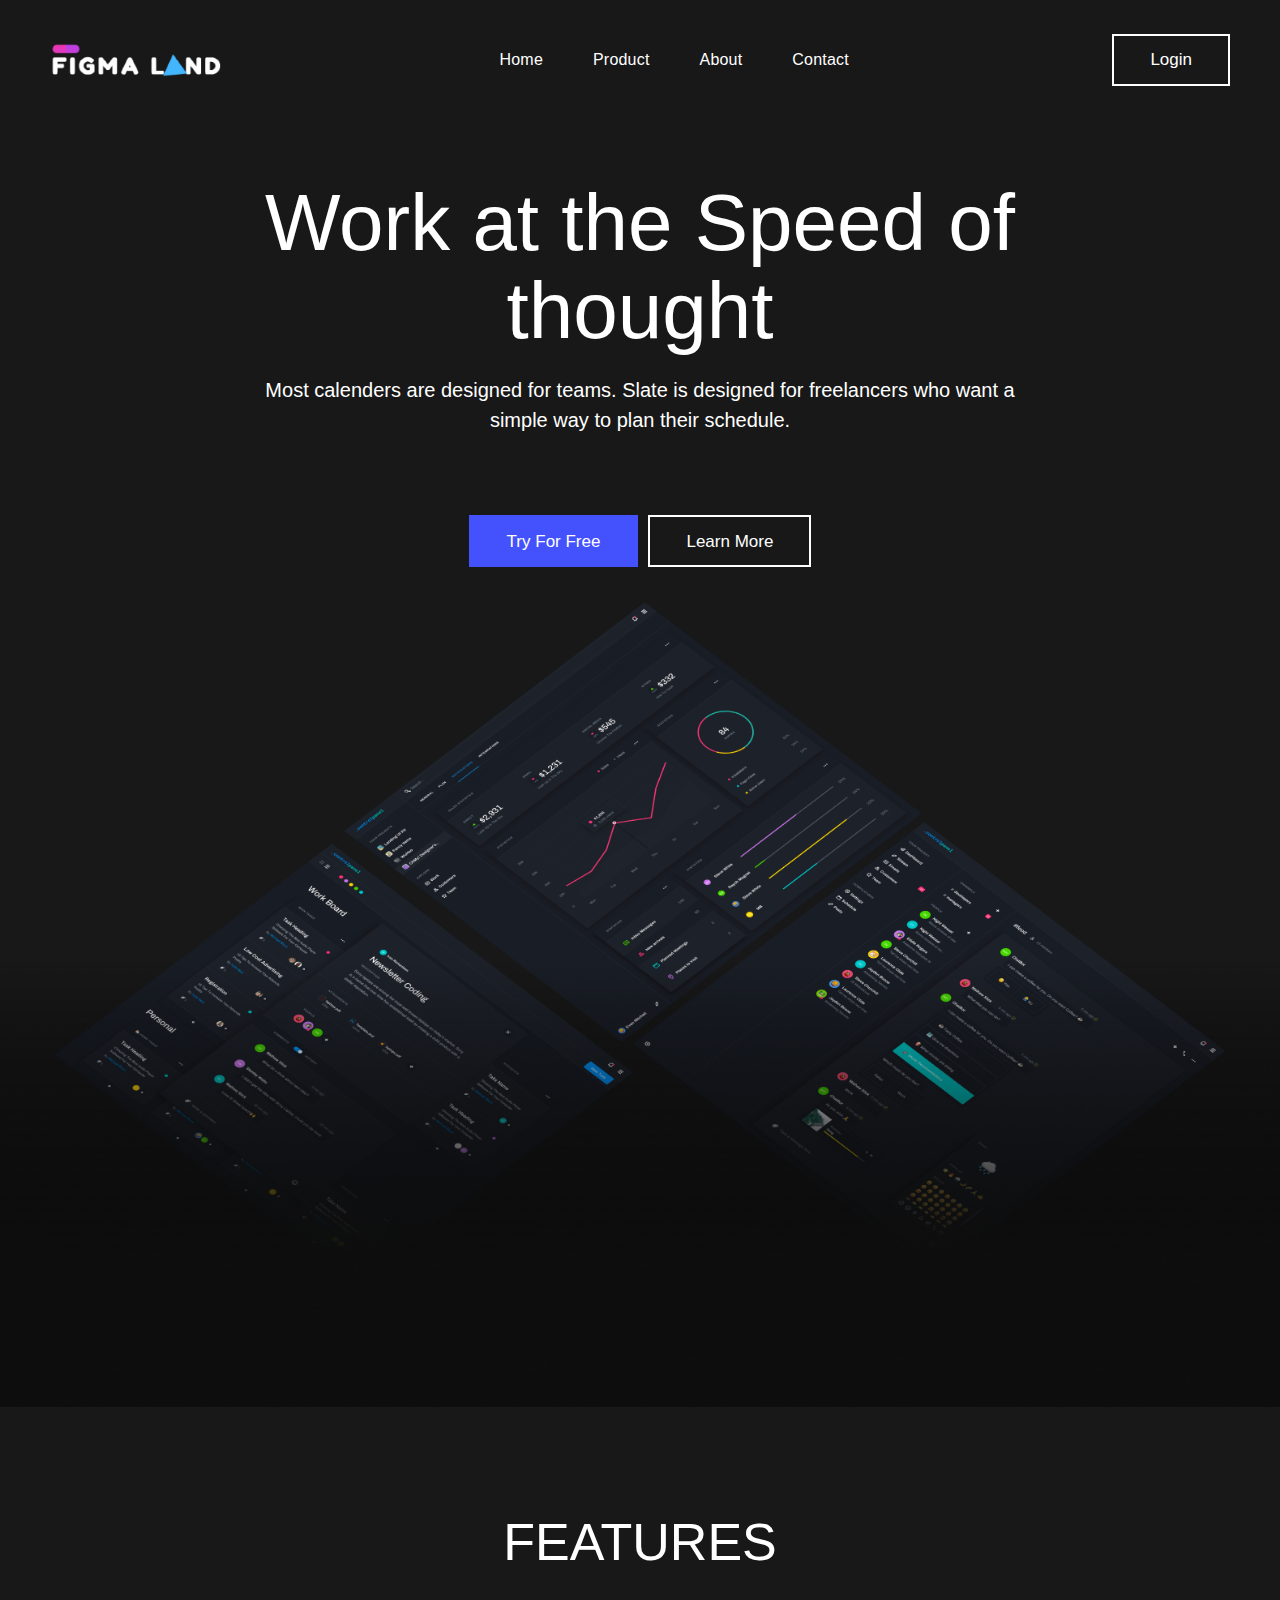
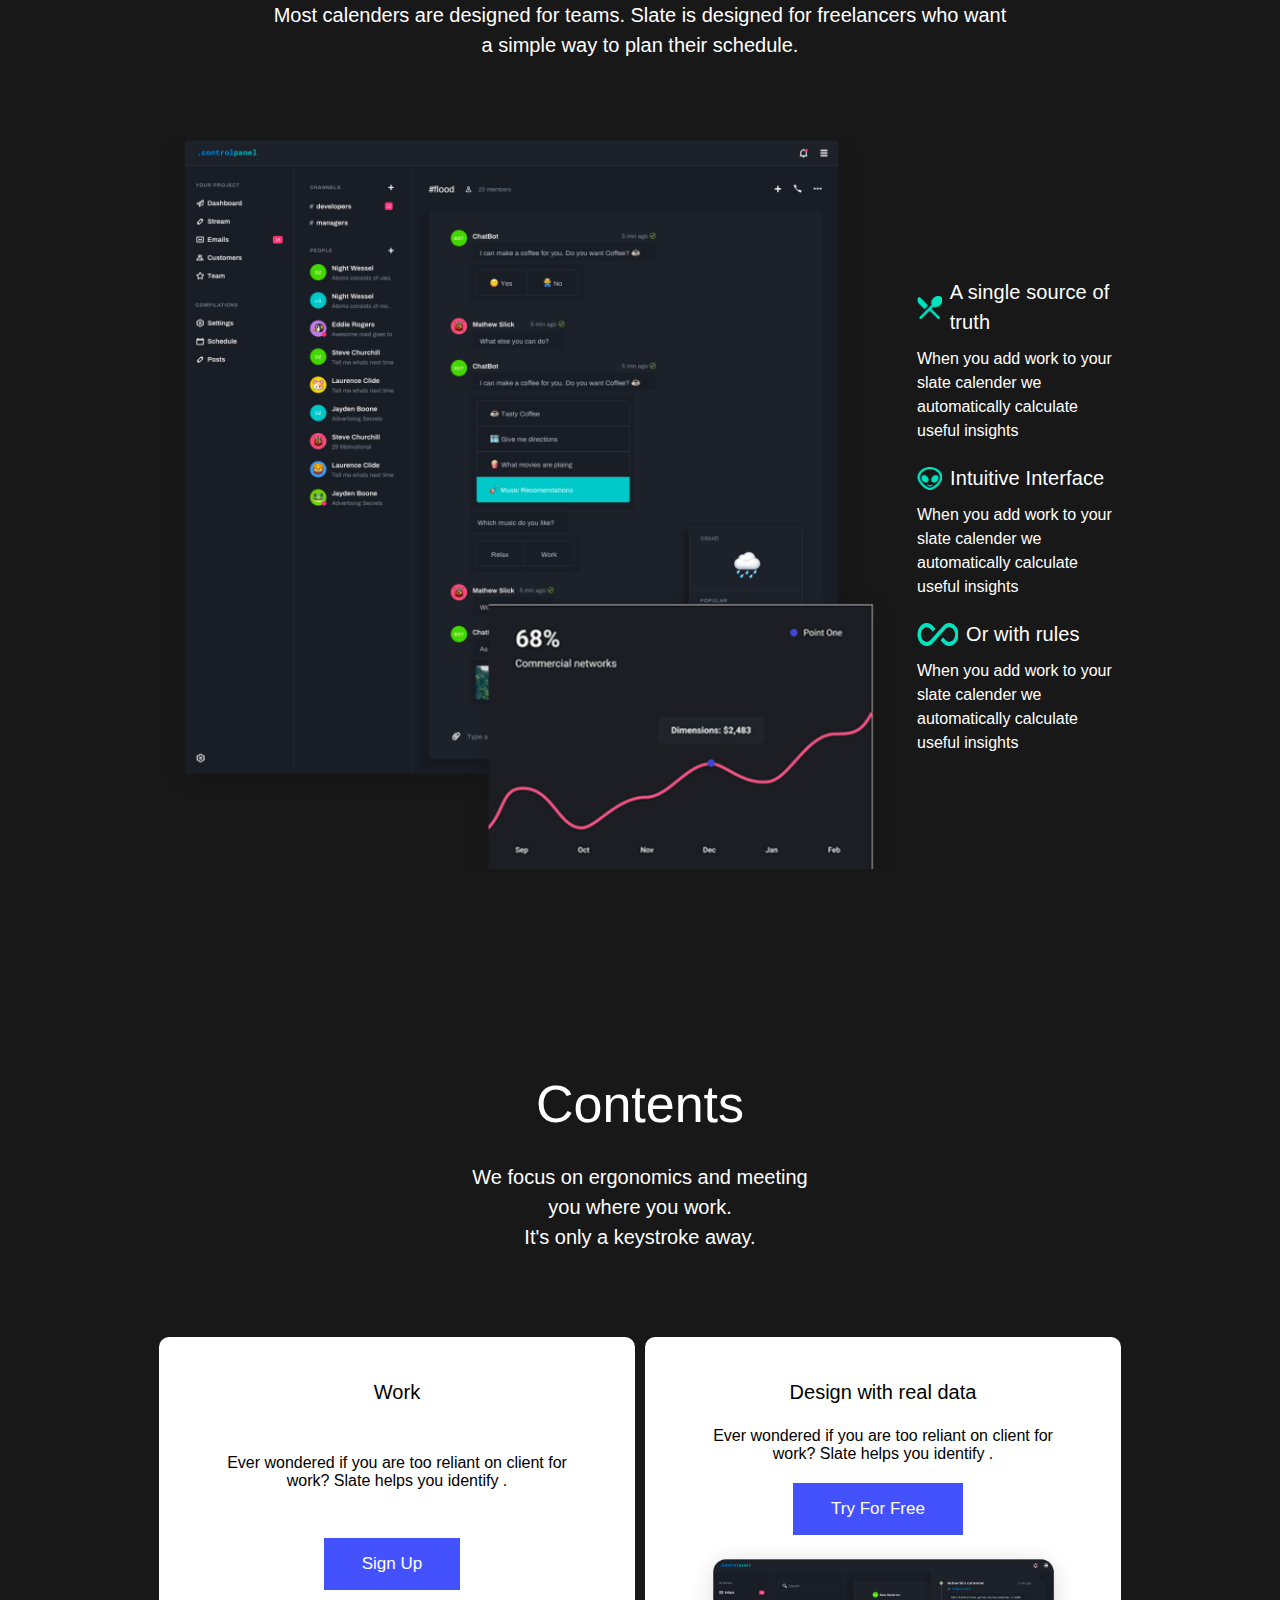
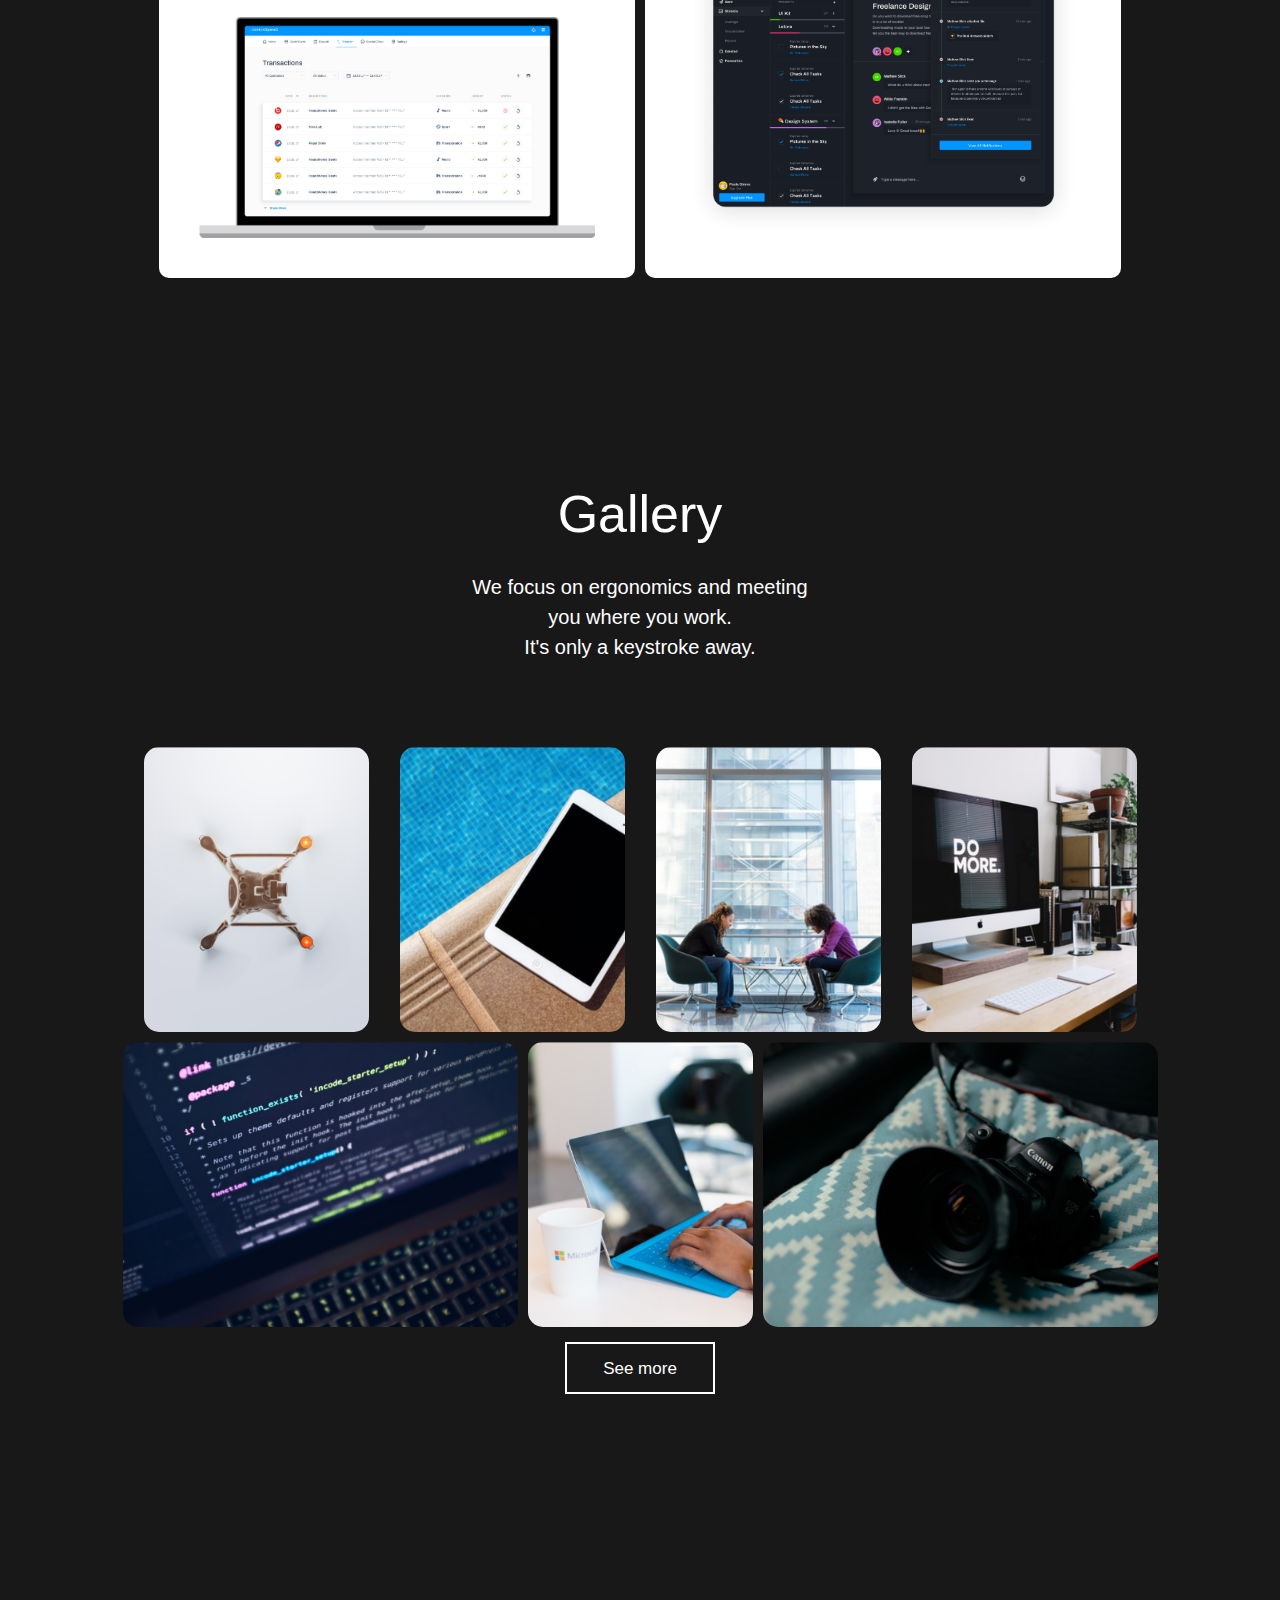
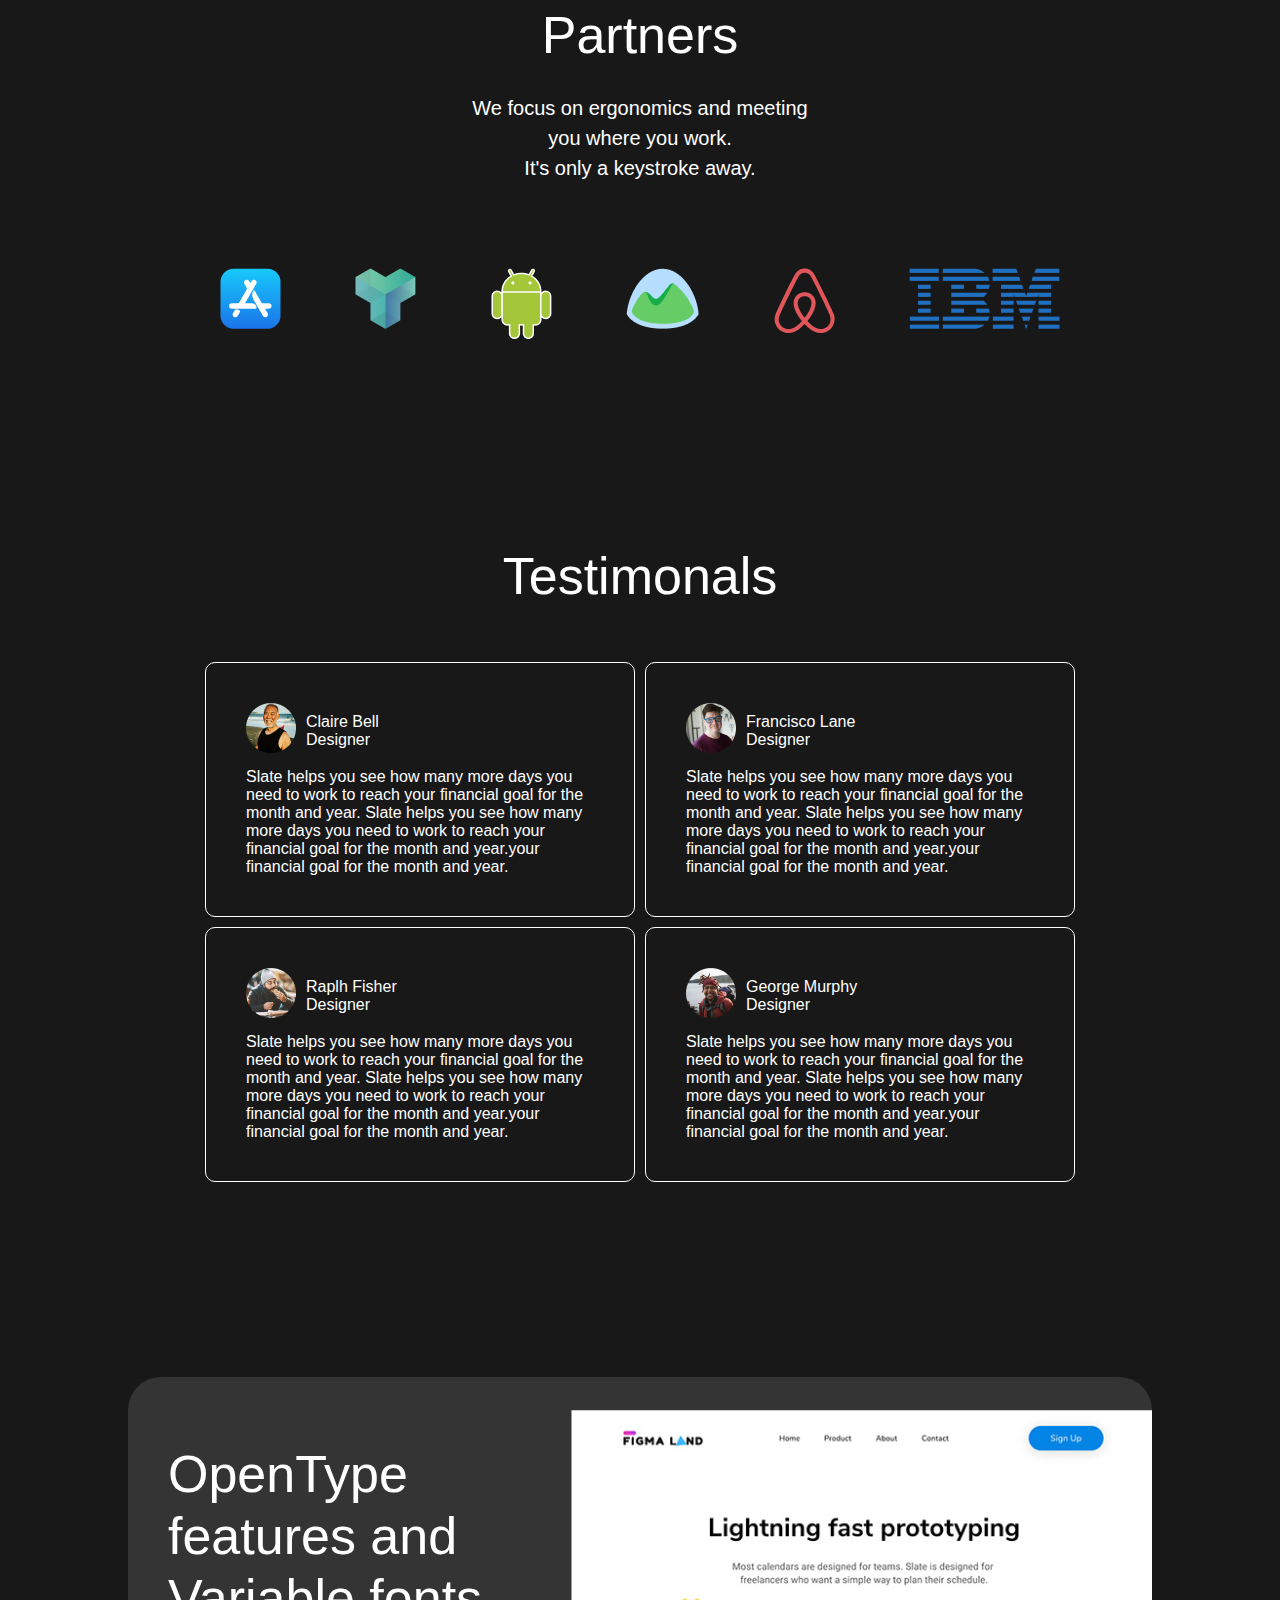
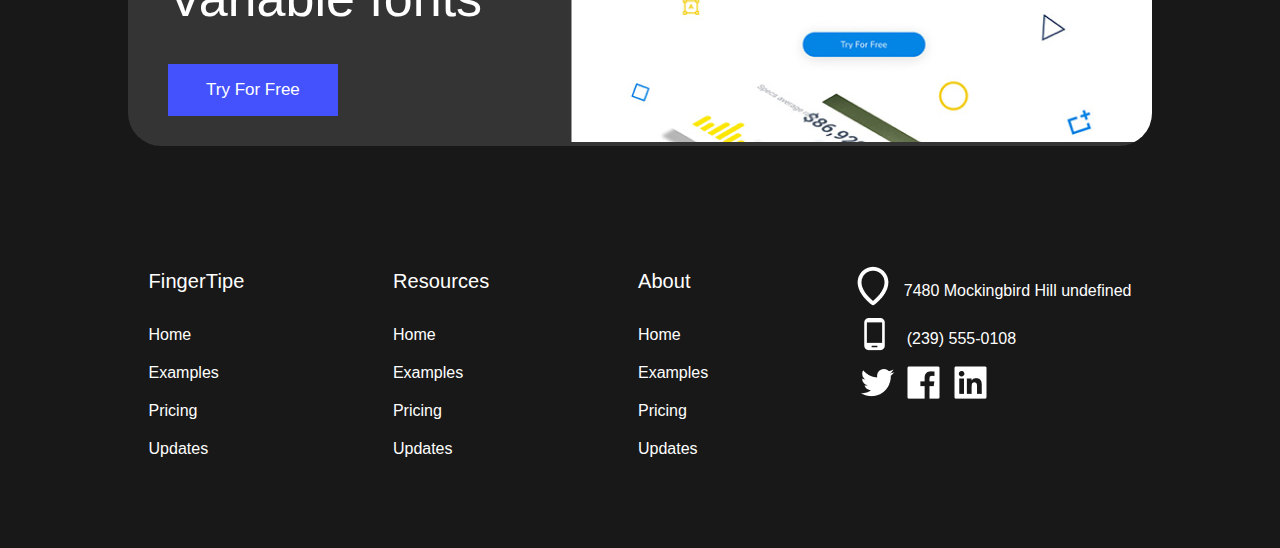
<file: index.html>
<!DOCTYPE html>
<html lang="en">

<head>
    <meta charset="UTF-8">
    <meta http-equiv="X-UA-Compatible" content="IE=edge">
    <meta name="viewport" content="width=device-width, initial-scale=1.0">
    <link rel="stylesheet" href="./styles/index.css">
    <title>Business landing page</title>
</head>

<body>
    <div class="body-container">

        <nav>
            <img width="186" src="./assets/Rectangle 4.png" alt="logo">
            <div class="nav-items">
                <span class="nav-link">Home</span>
                <span class="nav-link">Product</span>
                <span class="nav-link">About</span>
                <span class="nav-link">Contact</span>
            </div>
            <button class="button-dark">Login</button>
            <img class="menu-icon" src="./assets/bx_bx-menu-alt-right.png" alt="menu" />
        </nav>

        <section class="intro-section">
            <h1>Work at the Speed of thought</h1>
            <p>Most calenders are designed for teams. Slate is designed for freelancers who want a simple way to plan
                their schedule.</p>
        </section>

        <section class="buttons-section">
            <button class="button-blue">Try For Free</button>
            <button class="button-dark">Learn More</button>
        </section>

        <section class="images-section">
            <img class="bg-imgs" src="./assets/screens.png" alt="background screens">
        </section>

        <section class="features">
            <div class="features-title">FEATURES
                <p>Most calenders are designed for teams. Slate is designed for freelancers who want a simple way to
                    plan their schedule.</p>
            </div>

            <div class="features-content">
                <div class="feature-images">
                    <img class="chatbot-img" src="./assets/Frame 19.png" alt="chatbot" />
                </div>

                <div class="features-column">
                    <div class="f-title">
                        <img width="25" height="23" src="./assets/single source.png" />
                        <span> A single source of truth</span>
                    </div>
                    <div class="f-content">
                        When you add work to your slate calender we automatically calculate useful insights
                    </div>

                    <div class="f-title">
                        <img width="25" height="23" src="./assets/intuitive interface.png" />
                        <span> Intuitive Interface</span>
                    </div>
                    <div class="f-content">
                        When you add work to your slate calender we automatically calculate useful insights
                    </div>

                    <div class="f-title">
                        <img width="41" height="23" src="./assets/rules.png" />
                        <span> Or with rules</span>
                    </div>
                    <div class="f-content">
                        When you add work to your slate calender we automatically calculate useful insights
                    </div>
                </div>

            </div>


        </section>


        <section class="features">
            <div class="features-title">Contents
                <p>We focus on ergonomics and meeting you where you work.
                    <br>
                    It's only a keystroke away.
                </p>
            </div>

            <div class="contents">
                <div class="contents-card">
                    <div class="card-title">Work</div>
                    <div class="card-text">Ever wondered if you are too reliant on client for work? Slate helps you
                        identify .</div>
                    <button class="button-blue">Sign Up</button>
                    <img src="./assets/Macbook Pro.png" alt="macbook" />
                </div>
                <div class="contents-card">
                    <div class="card-title">Design with real data</div>
                    <div class="card-text">Ever wondered if you are too reliant on client for work? Slate helps you
                        identify .</div>
                    <button class="button-blue">Try For Free</button>
                    <img src="./assets/Boards Notifications.png" alt="Notifications" />
                </div>
            </div>
        </section>

        <section class="features">
            <div class="features-title">Gallery
                <p>We focus on ergonomics and meeting you where you work.
                    <br>
                    It's only a keystroke away.
                </p>
            </div>

            <div class="gallery-content">
                <div class="g-row r1">
                    <img class="g-img" src="./assets/Rectangle 1.png" alt="drone" />
                    <img class="g-img" src="./assets/Rectangle 1 tablet.png" alt="tablet" />
                    <img class="g-img" src="./assets/Rectangle 1girls.png"
                        alt="communication" />
                    <img class="g-img" src="./assets/Rectangle 1 doMore.png" alt="Do more" />
                </div>

                <div class="g-row r2">
                    <img width="395" height="285" class="g-img" src="./assets/Rectangle 1 coding.png" alt="Coding" />
                    <img width="225" height="285" class="g-img" src="./assets/Rectangle 1 microsoft.png" alt="Typing" />
                    <img width="395" height="285" class="g-img" src="./assets/Rectangle 1 camera.png" alt="Camera" />
                </div>

                <div class="g-button">
                    <button class="button button-dark">See more</button>
                </div>
            </div>
        </section>

        <section class="features">
            <div class="features-title">Partners
                <p>We focus on ergonomics and meeting you where you work.
                    <br>
                    It's only a keystroke away.
                </p>
            </div>

            <div class="partners-content">
                <img class="partner-icon" src="./assets/logos_apple-app-store.png" alt="partner" />
                <img class="partner-icon" src="./assets/logos_apiary.png" alt="partner" />
                <img class="partner-icon" src="./assets/logos_android-icon.png" alt="partner" />
                <img class="partner-icon" src="./assets/logos_basecamp.png" alt="partner" />
                <img class="partner-icon" src="./assets/logos_airbnb.png" alt="partner" />
                <img class="partner-icon" src="./assets/logos_ibm.png" alt="partner" />
            </div>
        </section>

        <section class="features">
            <div class="features-title">Testimonals</div>


            <div class="t-cards-container">
                <div class="t-card">
                    <div class="t-card-header">
                        <div class="dp"><img src="./assets/clairBell.png" alt="avatar" /></div>
                        <div class="t-card-name">
                            <div>Claire Bell</div>
                            <div>Designer</div>
                        </div>
                    </div>
                    <div class="t-card-content">
                        Slate helps you see how many more days
                        you need to work to reach your financial
                        goal for the month and year. Slate helps
                        you see how many more days
                        you need to work to reach your financial
                        goal for the month and year.your financial
                        goal for the month and year.
                    </div>
                </div>

                <div class="t-card">
                    <div class="t-card-header">
                        <div class="dp"><img src="./assets/franciscoLane.png" alt="avatar" /></div>
                        <div class="t-card-name">
                            <div>Francisco Lane</div>
                            <div>Designer</div>
                        </div>
                    </div>
                    <div class="t-card-content">
                        Slate helps you see how many more days
                        you need to work to reach your financial
                        goal for the month and year. Slate helps
                        you see how many more days
                        you need to work to reach your financial
                        goal for the month and year.your financial
                        goal for the month and year.
                    </div>
                </div>

                <div class="t-card">
                    <div class="t-card-header">
                        <div class="dp"><img src="./assets/ralphFisher.png" alt="avatar" /></div>
                        <div class="t-card-name">
                            <div>Raplh Fisher</div>
                            <div>Designer</div>
                        </div>
                    </div>
                    <div class="t-card-content">
                        Slate helps you see how many more days
                        you need to work to reach your financial
                        goal for the month and year. Slate helps
                        you see how many more days
                        you need to work to reach your financial
                        goal for the month and year.your financial
                        goal for the month and year.
                    </div>
                </div>

                <div class="t-card">
                    <div class="t-card-header">
                        <div class="dp"><img src="./assets/georgeMurphy.png" alt="avatar" /></div>
                        <div class="t-card-name">
                            <div>George Murphy</div>
                            <div>Designer</div>
                        </div>
                    </div>
                    <div class="t-card-content">
                        Slate helps you see how many more days
                        you need to work to reach your financial
                        goal for the month and year. Slate helps
                        you see how many more days
                        you need to work to reach your financial
                        goal for the month and year.your financial
                        goal for the month and year.
                    </div>
                </div>
            </div>
        </section>

        <section class="extra-info">
            <div class="info-col rigth">
                <h1>OpenType features and Variable fonts</h1>
                <button class="button button-blue">Try For Free</button>
            </div>
            <div class="info-col info-left">
                <img src="./assets/LightningFast.png" alt="features and variables" />
            </div>
        </section>

        <footer>
            <div class="footer-col">
                <div class="footer-header">FingerTipe</div>
                <a class="footer-item">Home</a>
                <a class="footer-item">Examples</a>
                <a class="footer-item">Pricing</a>
                <a class="footer-item">Updates</a>
            </div>
            <div class="footer-col">
                <div class="footer-header">Resources</div>
                <a class="footer-item">Home</a>
                <a class="footer-item">Examples</a>
                <a class="footer-item">Pricing</a>
                <a class="footer-item">Updates</a>
            </div>
            <div class="footer-col">
                <div class="footer-header">About</div>
                <a class="footer-item">Home</a>
                <a class="footer-item">Examples</a>
                <a class="footer-item">Pricing</a>
                <a class="footer-item">Updates</a>
            </div>

            <div class="footer-col">
                <div class="contact-wrap">
                    <img src="./assets/location.png" alt="address" />
                    <span> 7480 Mockingbird Hill undefined </span>
                </div>
                <div class="contact-wrap">
                    <img src="./assets/ic_baseline-phone-android.png" alt="phoen" />
                    <span> (239) 555-0108 </span>
                </div>
                <div class="favicons-wrap">
                    <img src="./assets/ant-design_twitter-outlined.png" alt="twitter" />
                    <img src="./assets/ant-design_facebook-filled.png" alt="fb" />
                    <img src="./assets/ant-design_linkedin-filled.png" alt="linkedin" />
                </div>
            </div>
        </footer>

    </div>
</body>

</html>
</file>
<file: styles/index.css>
* {
    box-sizing: border-box;
    transition: 0.3s all ease-in-out;
}

body {
    background-color: #181818;
    color: white;
    font-family: Arial, Helvetica, sans-serif;
    font-weight: 500;
    margin: 0;
    padding: 0;
}

nav {
    display: flex;
    flex-direction: row;
    padding: 0 50px;
    justify-content: space-between;
    align-items: center;
    color: white;
    height: 119px;
}

.nav-items {
    display: flex;
    flex-direction: row;
    justify-content: center;
    align-items: center;
}

.nav-link {
    display: flex;
    flex-direction: row;
    justify-content: center;
    align-items: center;
    margin: 5px;
    padding: 5px 20px;
    font-weight: 500;
    font-size: 16px;
    line-height: 24px;
    letter-spacing: 0.2px;
    cursor: pointer;
}

.menu-icon {
    display: none;
}

button {
    height: 52px;
    display: flex;
    flex-direction: row;
    justify-content: center;
    align-items: center;
    padding: 20px 36px;
    font-size: 17px;
    line-height: 25px;
    cursor: pointer;
}

.button-dark {
    background: none;
    color: white;
    border: 2px solid white;
}

.intro-section {
    display: flex;
    flex-direction: column;
    align-items: center;
    justify-content: center;
    margin: auto;
    padding: 60px;
    width: 70%;
}

.intro-section>h1 {
    font-size: 80px;
    font-weight: 500;
    line-height: 88px;
    text-align: center;
    margin: 0;
}

.intro-section>p {
    font-size: 20px;
    font-weight: 400;
    line-height: 30px;
    text-align: center;
}

.buttons-section {
    display: flex;
    flex-direction: row;
    justify-content: center;
    align-items: center;
    padding-bottom: 35px;
}

.button-blue {
    background-color: #4452FE;
    border: 2px solid #4452FE;
    margin-right: 10px;
    color: white;
}

.bg-imgs {
    max-width: 100%;
}

.features {
    display: flex;
    flex-direction: column;
    align-items: center;
    justify-content: center;
    padding: 100px;
    background-color: #181818;
}

.features-title {
    font-weight: 400;
    font-size: 52px;
    line-height: 62px;
    color: white;
    text-align: center;
}

.features-title>p {
    font-size: 20px;
    line-height: 30px;
    text-align: center;
    max-width: 70%;
    margin: 27px auto 80px;
}

.chatbot-img {
    max-width: 752px;
}

.features-content {
    display: flex;
    flex-direction: row;
    justify-content: space-evenly;
    align-items: center;
    width: calc(100% - 100px);
}

.features-column {
    display: flex;
    flex-direction: column;
    justify-content: flex-start;
    align-items: center;
    padding: 15px;
}

.f-title {
    display: flex;
    flex-direction: row;
    justify-content: flex-start;
    align-items: center;
    align-self: flex-start;
    margin-top: 20px;
}

.f-title>img {
    margin-right: 8px;
}

.f-title>span {
    font-size: 20px;
    line-height: 30px;
    letter-spacing: 0.1px;
}

.f-content {
    font-size: 16px;
    line-height: 24px;
    font-weight: 400;
    margin-top: 10px;
}

.contents {
    display: flex;
    flex-direction: row;
    justify-content: center;
    align-items: center;
    width: calc(100% - 100px);
}

.contents-card {
    display: flex;
    flex-direction: column;
    justify-content: space-between;
    align-items: center;
    padding: 40px;
    background-color: white;
    color: black;
    border-radius: 10px;
    margin: 5px;
    align-self: stretch;
    max-width: 476px;
}

.card-title {
    font-size: 20px;
    line-height: 30px;
    font-weight: 500;
    text-align: center;
}

.card-text {
    text-align: center;
    margin: 20px;
}

.contents-card>img {
    width: 100%;
}

.g-row {
    display: flex;
    flex-direction: row;
    justify-content: space-evenly;
    align-items: center;
    width: 100%;
}

.r1 > .g-img {
    width: 225px;
    height: 285px;
}

.g-row>img {
    margin: 5px;
    border-radius: 15px;
}

.g-button {
    padding: 10px;
    width: 100%;
    display: flex;
    flex-direction: row;
    justify-content: center;
}

.partners-content {
    display: flex;
    flex-direction: row;
    justify-content: space-evenly;
    flex-wrap: wrap;
    width: calc(100% - 100px);
}

.partners-content>img {
    margin: 5px;
    height: fit-content;
}

.t-cards-container {
    display: flex;
    flex-direction: row;
    flex-wrap: wrap;
    justify-content: center;
    padding: 50px;
}

.t-card {
    display: flex;
    flex-direction: column;
    justify-content: center;
    align-items: flex-start;
    padding: 40px;
    width: 430px;
    max-width: 100%;
    border-radius: 10px;
    border: 1px solid white;
    margin: 5px;
}

.t-card-header {
    display: flex;
    flex-direction: row;
    align-items: center;
}

.dp {
    margin-right: 10px;
}

.t-card-content {
    margin-top: 10px;
}

.extra-info {
    display: flex;
    flex-direction: row;
    justify-content: space-evenly;
    align-items: center;
    background-color: #343434;
    border-radius: 33px;
    width: 80%;
    padding: 0 0 0 40px;
    margin: 40px auto 120px;
    overflow: hidden;
}

.info-col>h1 {
    font-weight: 400;
    font-size: 52px;
    line-height: 62px;
}

footer {
    display: flex;
    flex-direction: row;
    justify-content: space-evenly;
    margin: 80px auto;
}

.footer-col {
    display: flex;
    flex-direction: column;
    justify-content: flex-start;
    align-items: flex-start;
}

.footer-header {
    font-size: 20px;
    line-height: 30px;
    letter-spacing: 0.1px;
    margin-bottom: 20px;
}

.footer-item {
    margin: 10px 0;
}

.contact-wrap {
    display: flex;
    flex-direction: row;
    align-items: center;
    justify-content: space-between;
}

.contact-wrap>img {
    margin-right: 15px;
    margin-bottom: 10px;
}


/* ------ Responsive ------ */

@media screen and (max-width: 768px) {
    nav {
        padding: 0 24px;
    }

    .nav-items {
        display: none;
    }

    .menu-icon {
        display: block;
    }

    button {
        height: 45px;
        padding: 16px 24px;
        font-size: 15px;
        line-height: 20px;
    }


    .intro-section {
        margin: auto;
        padding: 60px 24px;
        width: 90%;
    }

    .intro-section>h1 {
        font-size: 52px;
        font-weight: 400;
        line-height: 62px;
    }

    .intro-section>p {
        font-size: 20px;
        font-weight: 400;
        line-height: 30px;
        text-align: center;
    }

    .buttons-section {
        flex-direction: column;
        justify-content: center;
        padding-bottom: 35px;
    }

    .button-blue {
        margin-right: 0;
        margin-bottom: 5px;
    }
    
    .features {
        padding: 62px 24px;
    }

    .features-content {
        flex-direction: column;
    }

    .feature-images > img {
        width: 100%;
    }

    .contents {
        flex-direction: column;
        width: calc(100% - 24px);
    }

    .g-row {
        flex-direction: column;
    }
    
    .r1 > .g-img {
        width: 225px;
        height: 215px;
    }
    
    .g-row>img {
        margin: 5px 0;
    }

    .r2 {
        display: none;
    }

    .t-cards-container {
        padding: 24px 0;
    }

    .t-card {
        width: calc(100% - 24px);
    }

    .extra-info {
        flex-direction: column;
        border-radius: 0;
        width: 100%;
        padding: 24px;
        margin: 40px auto 120px;
    }

    .info-col > button {
        margin: auto;
    }
    
    .info-col>h1 {
        text-align: center;
    }

    .extra-info {
        flex-direction: column;
        padding: 12px;
    }

    .info-left > img {
        width: 100%;
        max-width: 100%;
    }

    footer {
        flex-direction: column;
        align-items: center
    };

    .footer-col {
        justify-content: center;
        align-items: center;
        margin-top: 20px;
    }
    
    .footer-header {
        margin-top: 30px;
    }

    .contact-wrap {
        margin-bottom: 20px;
    } 
    
}
</file>
